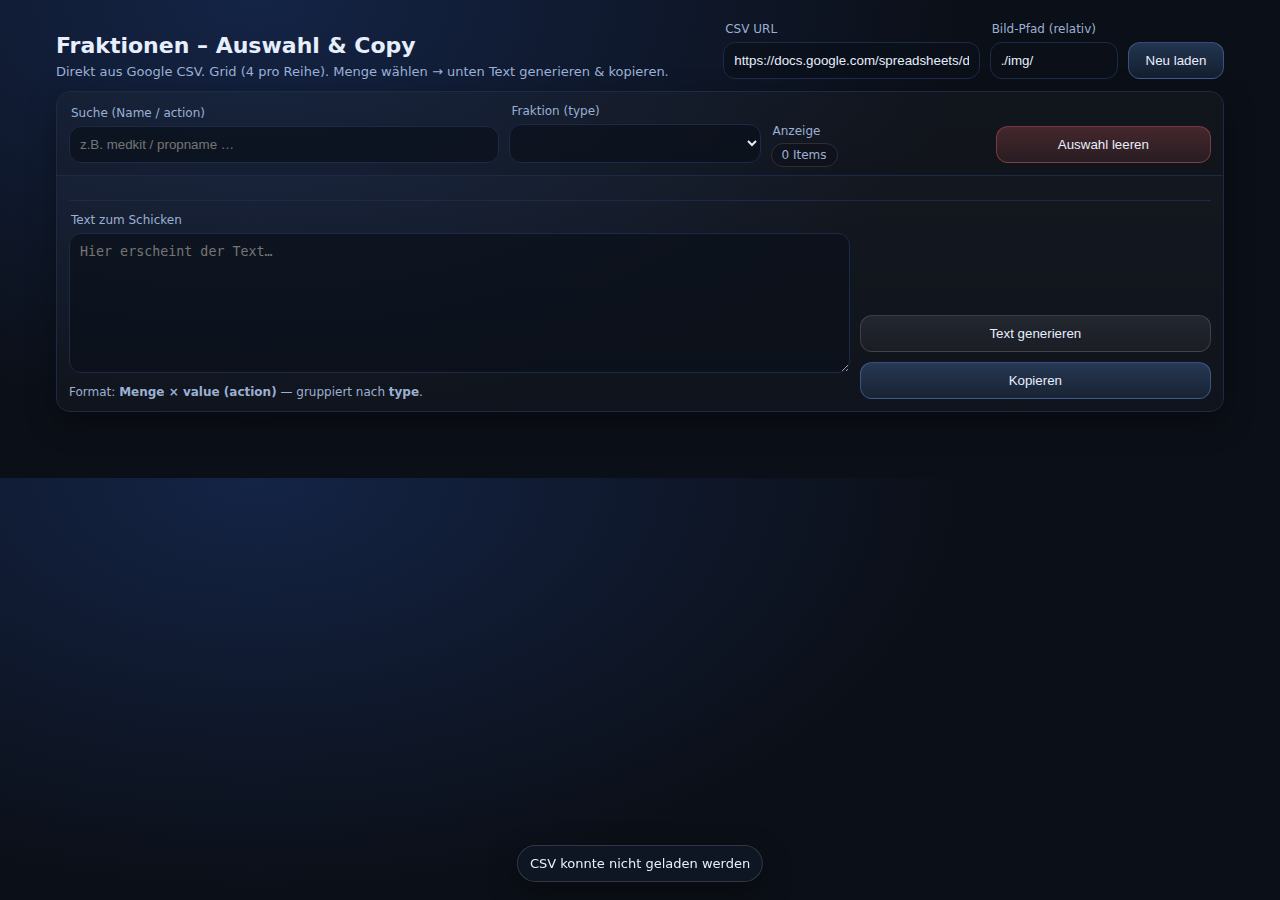
<file: smartEQ/index.html>
<!doctype html>
<html lang="de">
<head>
  <meta charset="utf-8" />
  <meta name="viewport" content="width=device-width,initial-scale=1" />
  <title>Fraktionen – Auswahl & Copy</title>
  <style>
    :root{
      --bg:#0b0f17; --panel:#0f1726; --panel2:#101b2f; --text:#e7eefc; --muted:#9bb0d3;
      --line:#1b2a46; --accent:#6aa6ff; --bad:#ff6a6a; --ok:#44d18a; --shadow:0 10px 30px rgba(0,0,0,.35);
      --r:14px;
    }
    *{box-sizing:border-box}
    body{
      margin:0; font-family: ui-sans-serif, system-ui, -apple-system, Segoe UI, Roboto, Arial;
      background: radial-gradient(1200px 700px at 20% 0%, #142446 0%, var(--bg) 60%);
      color:var(--text);
    }
    .wrap{max-width:1200px; margin:22px auto; padding:0 16px 44px;}
    header{display:flex; gap:12px; justify-content:space-between; align-items:flex-end; flex-wrap:wrap; margin-bottom:12px}
    h1{margin:0; font-size:22px}
    .sub{color:var(--muted); font-size:13px; margin-top:6px}
    .card{
      background: linear-gradient(180deg, rgba(255,255,255,.04), rgba(255,255,255,.02));
      border:1px solid var(--line);
      border-radius: var(--r);
      box-shadow: var(--shadow);
      overflow:hidden;
    }
    .hd{
      padding:12px; border-bottom:1px solid var(--line);
      display:flex; gap:10px; align-items:center; justify-content:space-between;
      background: rgba(0,0,0,.12);
      flex-wrap:wrap;
    }
    .bd{padding:12px}
    label{display:block; font-size:12px; color:var(--muted); margin:0 0 6px 2px}
    input, select, textarea, button{
      width:100%;
      background: rgba(10,15,26,.7);
      border:1px solid var(--line);
      color:var(--text);
      border-radius: 12px;
      padding:10px;
      outline:none;
    }
    button{
      cursor:pointer;
      background: linear-gradient(180deg, rgba(106,166,255,.25), rgba(106,166,255,.10));
      border:1px solid rgba(106,166,255,.35);
    }
    button:hover{filter:brightness(1.08)}
    .btn2{
      background: linear-gradient(180deg, rgba(255,255,255,.08), rgba(255,255,255,.04));
      border:1px solid rgba(255,255,255,.14);
    }
    .btnBad{
      background: linear-gradient(180deg, rgba(255,106,106,.22), rgba(255,106,106,.10));
      border:1px solid rgba(255,106,106,.35);
    }
    .pill{
      font-size:12px; color:var(--muted); padding:4px 10px; border-radius:999px;
      border:1px solid rgba(255,255,255,.12); background: rgba(0,0,0,.15);
      white-space:nowrap;
    }
    .row{display:flex; gap:10px; flex-wrap:wrap; align-items:flex-end}
    .row > *{flex:1}
    .hr{height:1px; background:var(--line); margin:12px 0}

    /* GRID 4 per row */
    .grid{
      display:grid;
      grid-template-columns: repeat(4, minmax(0, 1fr));
      gap:10px;
    }
    @media (max-width: 1050px){ .grid{grid-template-columns: repeat(3, 1fr);} }
    @media (max-width: 760px){ .grid{grid-template-columns: repeat(2, 1fr);} }
    @media (max-width: 420px){ .grid{grid-template-columns: 1fr;} }

    .tile{
      border:1px solid rgba(255,255,255,.10);
      background: rgba(0,0,0,.14);
      border-radius: 16px;
      overflow:hidden;
      display:flex;
      flex-direction:column;
      min-height: 220px;
    }
    .imgWrap{
      position:relative;
      aspect-ratio: 1.6 / 1;
      background: rgba(255,255,255,.06);
      border-bottom:1px solid rgba(255,255,255,.10);
    }
    .imgWrap img{
      width:100%; height:100%; object-fit:cover; display:block;
    }
    .imgFallback{
      position:absolute; inset:0;
      display:flex; align-items:center; justify-content:center;
      color:var(--muted); font-size:12px;
    }
    .tileBody{padding:10px; display:flex; flex-direction:column; gap:8px; flex:1}
    .name{font-weight:700; font-size:13px; line-height:1.2}
    .meta{display:flex; gap:6px; flex-wrap:wrap}
    .meta .pill{padding:3px 8px; font-size:11px}
    .qtyRow{display:flex; gap:8px; align-items:center; margin-top:auto}
    .qtyRow button{
      width:42px; height:42px; padding:0; border-radius: 12px;
      font-weight:900;
    }
    .qtyRow input{
      text-align:center;
      height:42px;
      padding:8px;
      font-weight:700;
    }

    textarea{min-height:140px; resize:vertical}

    .toast{
      position: fixed; left: 50%; bottom: 18px; transform: translateX(-50%);
      background: rgba(15,23,38,.92); border:1px solid rgba(255,255,255,.14);
      padding:10px 12px; border-radius: 999px; box-shadow: var(--shadow);
      color: var(--text); font-size: 13px; display:none;
    }
    .small{font-size:12px; color:var(--muted)}
  </style>
</head>
<body>
<div class="wrap">
  <header>
    <div>
      <h1>Fraktionen – Auswahl & Copy</h1>
      <div class="sub">
        Direkt aus Google CSV. Grid (4 pro Reihe). Menge wählen → unten Text generieren & kopieren.
      </div>
    </div>
    <div class="row" style="min-width:320px; max-width:720px;">
      <div style="flex:1.6">
        <label>CSV URL</label>
        <input id="csvUrl" />
      </div>
      <div style="flex:.8">
        <label>Bild-Pfad (relativ)</label>
        <input id="imgBase" />
      </div>
      <div style="flex:.6">
        <label>&nbsp;</label>
        <button id="btnReload">Neu laden</button>
      </div>
    </div>
  </header>

  <section class="card">
    <div class="hd">
      <div class="row" style="width:100%; align-items:flex-end">
        <div style="flex:1.2">
          <label>Suche (Name / action)</label>
          <input id="q" placeholder="z.B. medkit / propname …" />
        </div>
        <div style="flex:.7">
          <label>Fraktion (type)</label>
          <select id="typeFilter"></select>
        </div>
        <div style="flex:.6">
          <label>Anzeige</label>
          <span id="count" class="pill">0 Items</span>
        </div>
        <div style="flex:.6">
          <label>&nbsp;</label>
          <button id="btnClear" class="btnBad">Auswahl leeren</button>
        </div>
      </div>
    </div>
    <div class="bd">
      <div id="tiles" class="grid"></div>

      <div class="hr"></div>

      <div class="row">
        <div style="flex:1">
          <label>Text zum Schicken</label>
          <textarea id="out" placeholder="Hier erscheint der Text…"></textarea>
          <div class="small" style="margin-top:8px">
            Format: <b>Menge × value (action)</b> — gruppiert nach <b>type</b>.
          </div>
        </div>
        <div style="flex:.45; min-width:220px">
          <label>&nbsp;</label>
          <button id="btnBuild" class="btn2">Text generieren</button>
          <div style="height:10px"></div>
          <button id="btnCopy">Kopieren</button>
        </div>
      </div>
    </div>
  </section>
</div>

<div id="toast" class="toast"></div>

<script>
(() => {
  const CSV_URL =
    "https://docs.google.com/spreadsheets/d/e/2PACX-1vSLP0Ab-WF6MtroB5Y4uOIoLZZaQuSMhtcK0dKFh1Y-0dmrBsn0lLaJn77gbg5cL2M1viWMkZ_jod3U/pub?gid=1331990270&single=true&output=csv";

  const els = {
    csvUrl: document.getElementById("csvUrl"),
    imgBase: document.getElementById("imgBase"),
    btnReload: document.getElementById("btnReload"),
    q: document.getElementById("q"),
    typeFilter: document.getElementById("typeFilter"),
    count: document.getElementById("count"),
    tiles: document.getElementById("tiles"),
    btnBuild: document.getElementById("btnBuild"),
    out: document.getElementById("out"),
    btnCopy: document.getElementById("btnCopy"),
    btnClear: document.getElementById("btnClear"),
    toast: document.getElementById("toast"),
  };

  let items = [];                 // normalized items
  let qtyByAction = {};           // { actionLower: qty }
  let lastLoadedHash = "";

  const norm = (s) => (s ?? "").toString().trim();
  const toast = (msg) => {
    els.toast.textContent = msg;
    els.toast.style.display = "block";
    clearTimeout(toast._t);
    toast._t = setTimeout(() => els.toast.style.display = "none", 1700);
  };

  function escapeHtml(s){
    return (s ?? "").toString()
      .replaceAll("&","&amp;")
      .replaceAll("<","&lt;")
      .replaceAll(">","&gt;")
      .replaceAll('"',"&quot;")
      .replaceAll("'","&#039;");
  }
  function escapeAttr(s){ return escapeHtml(s).replaceAll("`","&#096;"); }

  // CSV parser
  function parseCSV(text) {
    const rows = [];
    let row = [];
    let cur = "";
    let inQuotes = false;

    for (let i = 0; i < text.length; i++) {
      const c = text[i], n = text[i+1];
      if (inQuotes) {
        if (c === '"' && n === '"') { cur += '"'; i++; }
        else if (c === '"') inQuotes = false;
        else cur += c;
      } else {
        if (c === '"') inQuotes = true;
        else if (c === ',') { row.push(cur); cur = ""; }
        else if (c === '\n') { row.push(cur); rows.push(row); row = []; cur = ""; }
        else if (c === '\r') {}
        else cur += c;
      }
    }
    row.push(cur);
    rows.push(row);
    while (rows.length && rows[rows.length-1].every(v => norm(v) === "")) rows.pop();
    return rows;
  }

  function rowsToObjects(rows) {
    if (!rows.length) return [];
    const header = rows[0].map(h => norm(h));
    const objs = [];
    for (let i = 1; i < rows.length; i++) {
      const r = rows[i];
      const o = {};
      for (let j = 0; j < header.length; j++) o[header[j]] = r[j] ?? "";
      objs.push(o);
    }
    return objs;
  }

  function normalizeItems(objs) {
    const out = [];
    for (const o of objs) {
      const value = norm(o.value);
      const action = norm(o.action);
      const type = norm(o.type) || "Unbekannt";
      let image = norm(o.image);

      // keep even without image
      if (!value && !action) continue;

      if (image && !image.toLowerCase().endsWith(".png")) image += ".png";

      out.push({
        type,
        value: value || action,
        action: action || value,
        image
      });
    }

    // de-dupe by action lower
    const seen = new Set();
    return out.filter(it => {
      const k = (it.action || "").toLowerCase();
      if (!k) return false;
      if (seen.has(k)) return false;
      seen.add(k);
      return true;
    });
  }

  function getTypes() {
    const set = new Set(items.map(i => i.type || "Unbekannt"));
    return ["Alle", ...Array.from(set).sort((a,b)=>a.localeCompare(b,'de'))];
  }

  function renderTypeFilter() {
    const types = getTypes();
    const cur = els.typeFilter.value || "Alle";
    els.typeFilter.innerHTML = types.map(t => `<option value="${escapeAttr(t)}">${escapeHtml(t)}</option>`).join("");
    els.typeFilter.value = types.includes(cur) ? cur : "Alle";
  }

  function getFilteredItems() {
    const q = norm(els.q.value).toLowerCase();
    const tf = els.typeFilter.value || "Alle";
    return items.filter(it => {
      const okType = (tf === "Alle") || (it.type === tf);
      const okQ = !q || it.value.toLowerCase().includes(q) || it.action.toLowerCase().includes(q);
      return okType && okQ;
    });
  }

  function getQty(action) {
    const k = (action || "").toLowerCase();
    return qtyByAction[k] || 0;
  }
  function setQty(action, qty) {
    const k = (action || "").toLowerCase();
    qtyByAction[k] = Math.max(0, Math.min(999, qty|0));
    save();
  }

  function renderTiles() {
    const list = getFilteredItems();
    els.count.textContent = `${list.length} Items`;
    const imgBase = norm(els.imgBase.value) || "./img/";

    els.tiles.innerHTML = list.map(it => {
      const q = getQty(it.action);
      const imgUrl = it.image ? `${imgBase}${it.image}` : "";
      const safeName = escapeHtml(it.value);
      const safeType = escapeHtml(it.type);
      const safeAction = escapeHtml(it.action);
      const tileId = escapeAttr(it.action);

      return `
        <div class="tile" data-action="${tileId}">
          <div class="imgWrap">
            ${it.image ? `<img src="${escapeAttr(imgUrl)}" alt="" onerror="this.style.display='none'; this.nextElementSibling.style.display='flex';">` : ""}
            <div class="imgFallback" style="display:${it.image ? "none" : "flex"}">kein Bild</div>
          </div>
          <div class="tileBody">
            <div class="name">${safeName}</div>
            <div class="meta">
              <span class="pill">${safeType}</span>
              <span class="pill">${safeAction}</span>
            </div>
            <div class="qtyRow">
              <button class="btnBad" data-dec="${tileId}" title="-1">−</button>
              <input data-qty="${tileId}" inputmode="numeric" value="${q}" />
              <button data-inc="${tileId}" title="+1">+</button>
            </div>
          </div>
        </div>
      `;
    }).join("") || `<div class="small">Keine Items gefunden.</div>`;

    // bind events
    els.tiles.querySelectorAll("[data-inc]").forEach(b => {
      b.addEventListener("click", () => {
        const a = b.getAttribute("data-inc");
        setQty(a, getQty(a) + 1);
        renderTiles();
      });
    });
    els.tiles.querySelectorAll("[data-dec]").forEach(b => {
      b.addEventListener("click", () => {
        const a = b.getAttribute("data-dec");
        setQty(a, Math.max(0, getQty(a) - 1));
        renderTiles();
      });
    });
    els.tiles.querySelectorAll("[data-qty]").forEach(inp => {
      inp.addEventListener("change", () => {
        const a = inp.getAttribute("data-qty");
        const n = parseInt(inp.value || "0", 10);
        setQty(a, isNaN(n) ? 0 : n);
        renderTiles();
      });
    });
  }

  function buildText() {
    const picked = items
      .map(it => ({...it, qty: getQty(it.action)}))
      .filter(it => it.qty > 0);

    if (!picked.length) {
      els.out.value = "";
      toast("Nichts ausgewählt");
      return;
    }

    // group by type
    picked.sort((a,b)=>a.type.localeCompare(b.type,'de') || a.value.localeCompare(b.value,'de'));

    const lines = [];
    let lastType = null;
    picked.forEach(it => {
      if (it.type !== lastType) {
        lines.push(`[${it.type}]`);
        lastType = it.type;
      }
      lines.push(`- ${it.qty} × ${it.value} (${it.action})`);
    });

    els.out.value = lines.join("\n") + "\n";
    toast("Text generiert");
  }

  async function copyOut() {
    const t = els.out.value || "";
    if (!t.trim()) { toast("Nichts zu kopieren"); return; }
    try { await navigator.clipboard.writeText(t); toast("Kopiert ✅"); }
    catch {
      els.out.focus(); els.out.select();
      document.execCommand("copy");
      toast("Kopiert ✅");
    }
  }

  function clearSelection() {
    qtyByAction = {};
    save();
    renderTiles();
    els.out.value = "";
    toast("Auswahl geleert");
  }

  function save() {
    localStorage.setItem("fraktionen_picker_v1", JSON.stringify({
      csvUrl: els.csvUrl.value,
      imgBase: els.imgBase.value,
      qtyByAction
    }));
  }

  function loadSaved() {
    const raw = localStorage.getItem("fraktionen_picker_v1");
    if (!raw) return false;
    try {
      const p = JSON.parse(raw);
      els.csvUrl.value = p.csvUrl || CSV_URL;
      els.imgBase.value = p.imgBase || "./img/";
      qtyByAction = p.qtyByAction || {};
      return true;
    } catch { return false; }
  }

  async function loadCSV() {
    const url = norm(els.csvUrl.value);
    toast("Lade CSV…");
    const res = await fetch(url, { method:"GET", mode:"cors", cache:"no-store" });
    if (!res.ok) throw new Error(`HTTP ${res.status}`);
    const text = await res.text();

    // simple hash: if unchanged, skip
    const hash = String(text.length) + ":" + text.slice(0,50) + ":" + text.slice(-50);
    if (hash === lastLoadedHash && items.length) { toast("CSV unverändert"); return; }
    lastLoadedHash = hash;

    const rows = parseCSV(text);
    const objs = rowsToObjects(rows);
    items = normalizeItems(objs);

    renderTypeFilter();
    renderTiles();
    toast(`Geladen: ${items.length} Items`);
  }

  // init
  const hadSaved = loadSaved();
  if (!hadSaved) {
    els.csvUrl.value = CSV_URL;
    els.imgBase.value = "./img/";
  }

  els.btnReload.addEventListener("click", async () => {
    try { await loadCSV(); }
    catch (e) { console.error(e); toast("CSV konnte nicht geladen werden"); }
  });
  els.q.addEventListener("input", renderTiles);
  els.typeFilter.addEventListener("change", renderTiles);
  els.btnBuild.addEventListener("click", buildText);
  els.btnCopy.addEventListener("click", copyOut);
  els.btnClear.addEventListener("click", clearSelection);

  // load directly
  loadCSV().catch(e => { console.error(e); toast("CSV konnte nicht geladen werden"); });
})();
</script>
</body>
</html>
</file>
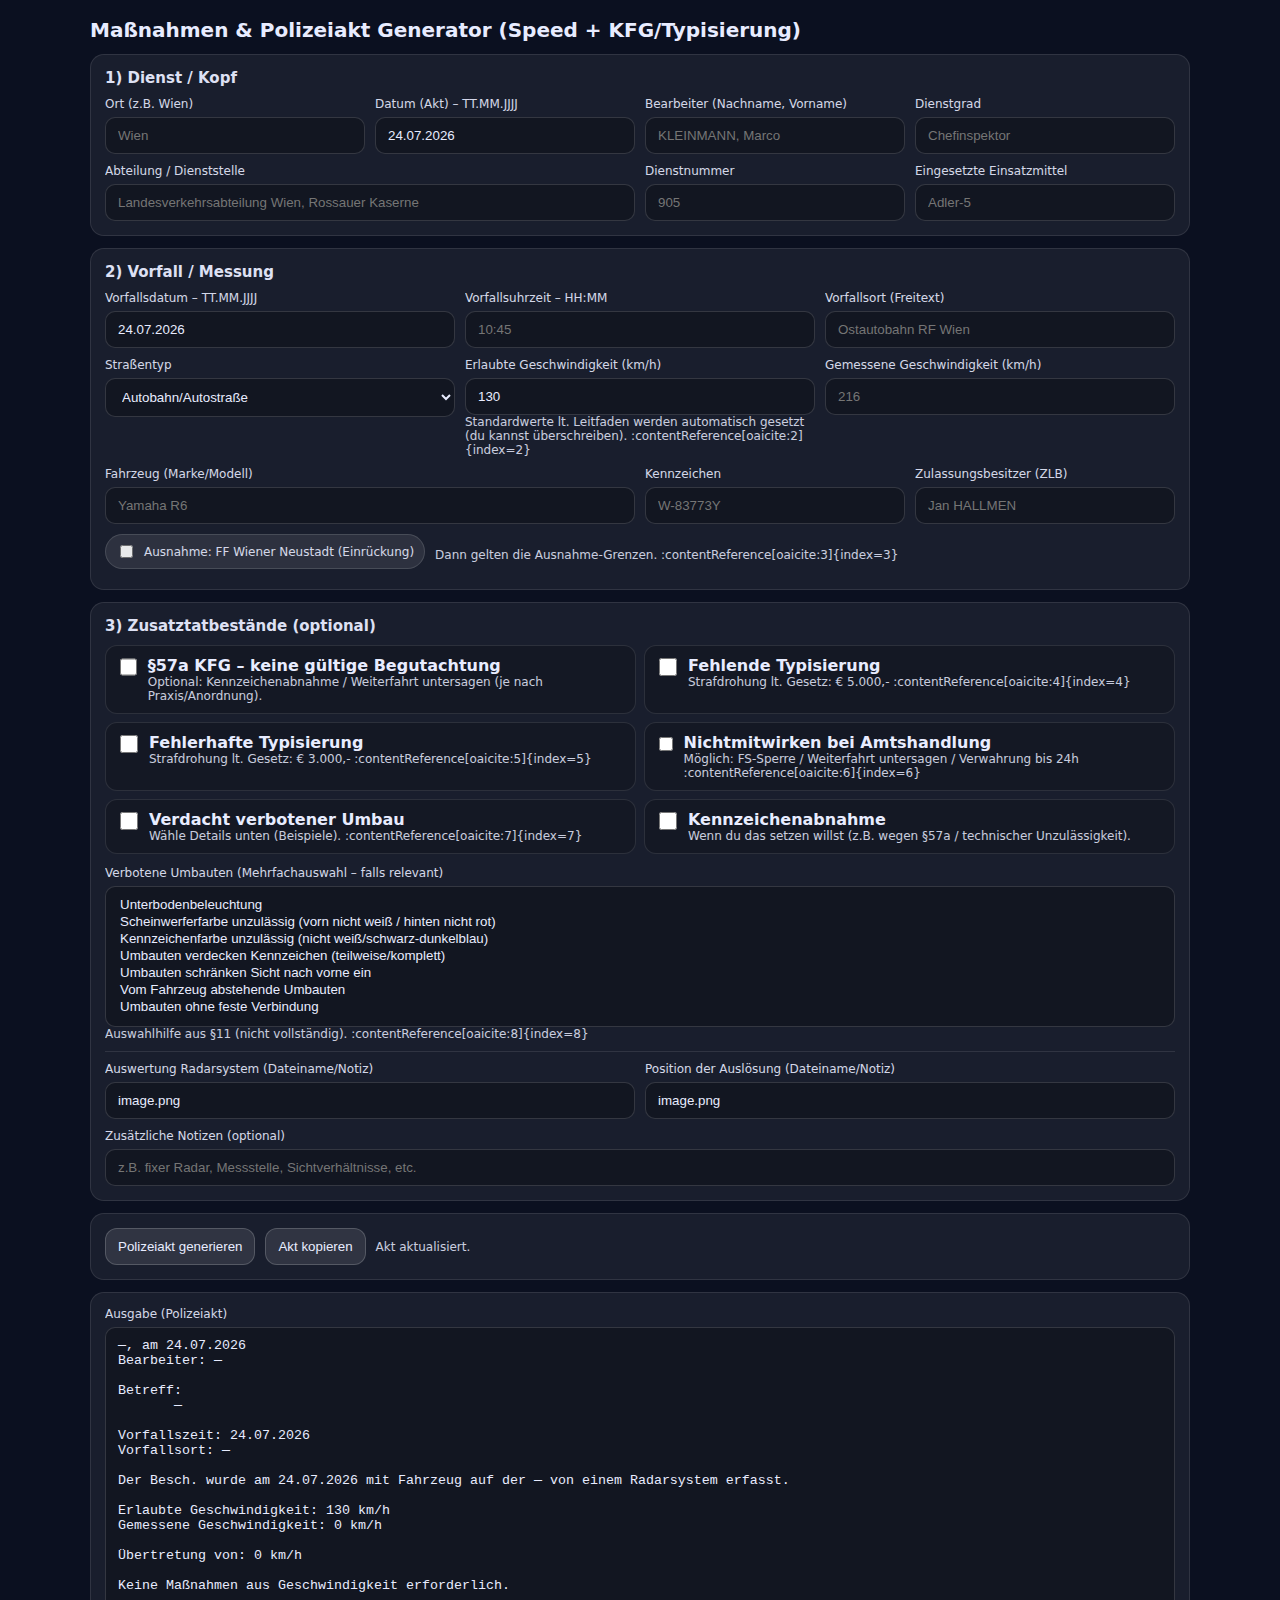
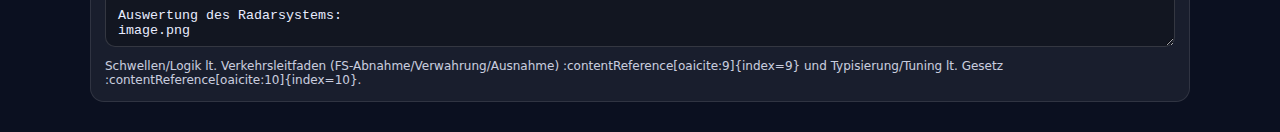
<file: lpd_wien/lva/index.html>
<!doctype html>
<html lang="de">
<head>
  <meta charset="utf-8" />
  <meta name="viewport" content="width=device-width, initial-scale=1" />
  <title>Verkehrsleitfaden – Maßnahmen & Akt Generator</title>
  <style>
    body { font-family: system-ui, -apple-system, Segoe UI, Roboto, Arial, sans-serif; margin:0; background:#0b1020; color:#e8ecff; }
    .wrap { max-width: 1100px; margin: 0 auto; padding: 18px; }
    h1 { font-size: 20px; margin: 0 0 12px; }
    h2 { font-size: 15px; margin: 0 0 10px; opacity: .95; }
    .card { background: rgba(255,255,255,0.06); border: 1px solid rgba(255,255,255,0.10); border-radius: 14px; padding: 14px; margin: 12px 0; }
    .grid { display:grid; grid-template-columns: repeat(12, 1fr); gap: 10px; }
    .col-12{ grid-column: span 12; } .col-6{ grid-column: span 6; } .col-4{ grid-column: span 4; } .col-3{ grid-column: span 3; } .col-2{ grid-column: span 2; }
    @media (max-width: 920px){
      .col-6,.col-4,.col-3,.col-2{ grid-column: span 12; }
    }
    label{ display:block; font-size: 12px; opacity:.9; margin-bottom: 6px; }
    input, select, textarea{
      width:100%; box-sizing:border-box; padding: 10px 12px;
      border-radius: 10px; border: 1px solid rgba(255,255,255,0.14);
      background: rgba(0,0,0,0.25); color:#e8ecff;
    }
    textarea{ min-height: 320px; resize: vertical; }
    .row{ display:flex; gap:10px; align-items:center; flex-wrap:wrap; }
    .btn{ cursor:pointer; border:1px solid rgba(255,255,255,0.18); background: rgba(255,255,255,0.10); color:#e8ecff; padding: 10px 12px; border-radius: 12px; }
    .btn:hover{ background: rgba(255,255,255,0.16); }
    .pill{ display:inline-flex; gap:8px; align-items:center; padding: 7px 10px; border-radius:999px; background: rgba(255,255,255,0.10); border:1px solid rgba(255,255,255,0.14); font-size: 12px; }
    .muted{ opacity:.8; font-size: 12px; }
    .small{ font-size:12px; opacity:.85; }
    .checkgrid{ display:grid; grid-template-columns: 1fr 1fr; gap: 8px; }
    @media (max-width: 920px){ .checkgrid{ grid-template-columns: 1fr; } }
    .check{ display:flex; gap:8px; align-items:flex-start; padding: 10px; border-radius: 12px; border: 1px solid rgba(255,255,255,0.10); background: rgba(0,0,0,0.18); }
    .check input{ width:18px; height:18px; margin-top:2px; }
    .sep{ height:1px; background: rgba(255,255,255,0.10); margin: 10px 0; }
    code{ font-family: ui-monospace, SFMono-Regular, Menlo, Consolas, monospace; }
  </style>
</head>
<body>
<div class="wrap">
  <h1>Maßnahmen & Polizeiakt Generator (Speed + KFG/Typisierung)</h1>

  <div class="card">
    <h2>1) Dienst / Kopf</h2>
    <div class="grid">
      <div class="col-3">
        <label>Ort (z.B. Wien)</label>
        <input id="headCity" placeholder="Wien" />
      </div>
      <div class="col-3">
        <label>Datum (Akt) – TT.MM.JJJJ</label>
        <input id="headDate" placeholder="16.04.2024" />
      </div>
      <div class="col-3">
        <label>Bearbeiter (Nachname, Vorname)</label>
        <input id="bearbeiterName" placeholder="KLEINMANN, Marco" />
      </div>
      <div class="col-3">
        <label>Dienstgrad</label>
        <input id="dienstgrad" placeholder="Chefinspektor" />
      </div>

      <div class="col-6">
        <label>Abteilung / Dienststelle</label>
        <input id="abteilung" placeholder="Landesverkehrsabteilung Wien, Rossauer Kaserne" />
      </div>
      <div class="col-3">
        <label>Dienstnummer</label>
        <input id="dienstnummer" placeholder="905" />
      </div>
      <div class="col-3">
        <label>Eingesetzte Einsatzmittel</label>
        <input id="einsatzmittel" placeholder="Adler-5" />
      </div>
    </div>
  </div>

  <div class="card">
    <h2>2) Vorfall / Messung</h2>
    <div class="grid">
      <div class="col-4">
        <label>Vorfallsdatum – TT.MM.JJJJ</label>
        <input id="vorfallDate" placeholder="16.04.2024" />
      </div>
      <div class="col-4">
        <label>Vorfallsuhrzeit – HH:MM</label>
        <input id="vorfallTime" placeholder="10:45" />
      </div>
      <div class="col-4">
        <label>Vorfallsort (Freitext)</label>
        <input id="vorfallOrt" placeholder="Ostautobahn RF Wien" />
      </div>

      <div class="col-4">
        <label>Straßentyp</label>
        <select id="streetType">
          <option value="ort">Ortsgebiet</option>
          <option value="land">Landes-/Bundesstraße</option>
          <option value="auto" selected>Autobahn/Autostraße</option>
        </select>
      </div>

      <div class="col-4">
        <label>Erlaubte Geschwindigkeit (km/h)</label>
        <input id="limit" type="number" min="0" step="1" />
        <div class="small muted">Standardwerte lt. Leitfaden werden automatisch gesetzt (du kannst überschreiben). :contentReference[oaicite:2]{index=2}</div>
      </div>

      <div class="col-4">
        <label>Gemessene Geschwindigkeit (km/h)</label>
        <input id="measured" type="number" min="0" step="1" placeholder="216" />
      </div>

      <div class="col-6">
        <label>Fahrzeug (Marke/Modell)</label>
        <input id="vehicle" placeholder="Yamaha R6" />
      </div>
      <div class="col-3">
        <label>Kennzeichen</label>
        <input id="plate" placeholder="W-83773Y" />
      </div>
      <div class="col-3">
        <label>Zulassungsbesitzer (ZLB)</label>
        <input id="zlb" placeholder="Jan HALLMEN" />
      </div>

      <div class="col-12">
        <div class="row">
          <label class="pill"><input id="ffwn" type="checkbox" style="width:auto;">Ausnahme: FF Wiener Neustadt (Einrückung)</label>
          <span class="muted small">Dann gelten die Ausnahme-Grenzen. :contentReference[oaicite:3]{index=3}</span>
        </div>
      </div>
    </div>
  </div>

  <div class="card">
    <h2>3) Zusatztatbestände (optional)</h2>
    <div class="checkgrid">
      <div class="check">
        <input type="checkbox" id="kfg57aMissing" />
        <div>
          <div><b>§57a KFG – keine gültige Begutachtung</b></div>
          <div class="small muted">Optional: Kennzeichenabnahme / Weiterfahrt untersagen (je nach Praxis/Anordnung).</div>
        </div>
      </div>

      <div class="check">
        <input type="checkbox" id="typMissing" />
        <div>
          <div><b>Fehlende Typisierung</b></div>
          <div class="small muted">Strafdrohung lt. Gesetz: € 5.000,- :contentReference[oaicite:4]{index=4}</div>
        </div>
      </div>

      <div class="check">
        <input type="checkbox" id="typWrong" />
        <div>
          <div><b>Fehlerhafte Typisierung</b></div>
          <div class="small muted">Strafdrohung lt. Gesetz: € 3.000,- :contentReference[oaicite:5]{index=5}</div>
        </div>
      </div>

      <div class="check">
        <input type="checkbox" id="noCoop" />
        <div>
          <div><b>Nichtmitwirken bei Amtshandlung</b></div>
          <div class="small muted">Möglich: FS-Sperre / Weiterfahrt untersagen / Verwahrung bis 24h :contentReference[oaicite:6]{index=6}</div>
        </div>
      </div>

      <div class="check">
        <input type="checkbox" id="tuningProhibited" />
        <div>
          <div><b>Verdacht verbotener Umbau</b></div>
          <div class="small muted">Wähle Details unten (Beispiele). :contentReference[oaicite:7]{index=7}</div>
        </div>
      </div>

      <div class="check">
        <input type="checkbox" id="plateRemoval" />
        <div>
          <div><b>Kennzeichenabnahme</b></div>
          <div class="small muted">Wenn du das setzen willst (z.B. wegen §57a / technischer Unzulässigkeit).</div>
        </div>
      </div>
    </div>

    <div style="margin-top:12px;">
      <label>Verbotene Umbauten (Mehrfachauswahl – falls relevant)</label>
      <select id="prohibitedList" multiple size="7">
        <option>Unterbodenbeleuchtung</option>
        <option>Scheinwerferfarbe unzulässig (vorn nicht weiß / hinten nicht rot)</option>
        <option>Kennzeichenfarbe unzulässig (nicht weiß/schwarz-dunkelblau)</option>
        <option>Umbauten verdecken Kennzeichen (teilweise/komplett)</option>
        <option>Umbauten schränken Sicht nach vorne ein</option>
        <option>Vom Fahrzeug abstehende Umbauten</option>
        <option>Umbauten ohne feste Verbindung</option>
      </select>
      <div class="small muted">Auswahlhilfe aus §11 (nicht vollständig). :contentReference[oaicite:8]{index=8}</div>
    </div>

    <div class="sep"></div>

    <div class="grid">
      <div class="col-6">
        <label>Auswertung Radarsystem (Dateiname/Notiz)</label>
        <input id="radarImg" placeholder="image.png" />
      </div>
      <div class="col-6">
        <label>Position der Auslösung (Dateiname/Notiz)</label>
        <input id="posImg" placeholder="image.png" />
      </div>
      <div class="col-12">
        <label>Zusätzliche Notizen (optional)</label>
        <input id="notes" placeholder="z.B. fixer Radar, Messstelle, Sichtverhältnisse, etc." />
      </div>
    </div>
  </div>

  <div class="card">
    <div class="row">
      <button class="btn" id="btnGenerate">Polizeiakt generieren</button>
      <button class="btn" id="btnCopy">Akt kopieren</button>
      <span id="status" class="small muted"></span>
    </div>
  </div>

  <div class="card">
    <label>Ausgabe (Polizeiakt)</label>
    <textarea id="output" placeholder="Hier erscheint der generierte Akt..."></textarea>
    <div class="small muted" style="margin-top:8px;">
      Schwellen/Logik lt. Verkehrsleitfaden (FS-Abnahme/Verwahrung/Ausnahme) :contentReference[oaicite:9]{index=9} und Typisierung/Tuning lt. Gesetz :contentReference[oaicite:10]{index=10}.
    </div>
  </div>
</div>

<script>
(() => {
  // Standard-Limits lt. Verkehrsleitfaden (Art. 1) :contentReference[oaicite:11]{index=11}
  const LIMITS = { ort: 80, land: 100, auto: 130 };

  // FS-Abnahme-Schwellen lt. Leitfaden (Art. 2.1) :contentReference[oaicite:12]{index=12}
  const FS_ABNAHME = { ort: 120, land: 150, auto: 180 };

  // Fahrzeugverwahrung-Schwellen lt. Leitfaden (Art. 2.2) :contentReference[oaicite:13]{index=13}
  const VERWAHRUNG = { ort: 140, land: 170, auto: 200 };

  // Ausnahme FF Wiener Neustadt (Art. 2.4) :contentReference[oaicite:14]{index=14}
  const FF_WN_MAX = { ort: 100, land: 130, auto: 200 };

  // Typisierung/Tuning Strafen (Tuning- und Typisierungsgesetz §12) :contentReference[oaicite:15]{index=15}
  const TYP_FINE = { missing: 5000, wrong: 3000 };

  const $ = (id) => document.getElementById(id);
  const num = (v) => {
    const n = Number(v);
    return Number.isFinite(n) ? n : null;
  };

  function fmtEuro(n){
    return "€ " + Number(n).toLocaleString("de-AT") + ",-";
  }

  function setDefaultLimit(){
    const t = $("streetType").value;
    if (!$("limit").dataset.touched) $("limit").value = LIMITS[t];
  }

  function onTouchLimit(){
    $("limit").dataset.touched = "1";
  }

  function streetLabel(t){
    return t === "ort" ? "Ortsgebiet" : (t === "land" ? "Landes-/Bundesstraße" : "Autobahn/Autostraße");
  }

  function buildSpeedMeasures(t, limit, measured, ffwn){
    const delta = measured - limit;
    const fsThr = FS_ABNAHME[t];
    const towThr = VERWAHRUNG[t];

    const ffMax = FF_WN_MAX[t];
    const ffWithin = ffwn && measured <= ffMax;

    const measures = {
      delta,
      osV: false,
      fs: { needed:false, hours:0, text:"" },
      tow: { needed:false, hours:0, text:"" },
      notes: []
    };

    if (ffWithin){
      measures.notes.push("Ausnahme FF Wiener Neustadt (Einrückung): Geschwindigkeit im Ausnahmebereich – Maßnahmen aus Geschwindigkeit sind als Einzelfall zu würdigen.");
      return measures;
    }

    if (delta <= 0){
      measures.notes.push("Keine Geschwindigkeitsübertretung.");
      return measures;
    }

    measures.osV = true;

    // Leitfaden: FS-Abnahme 24h, Verwahrung 24h (Grundfall) :contentReference[oaicite:16]{index=16}
    if (measured >= towThr){
      measures.fs = { needed:true, hours:24, text:"Führerschein für 24 Stunden zu entziehen (abzunehmen) und zu sperren." };
      measures.tow = { needed:true, hours:24, text:"Fahrzeug für 24 Stunden sicherzustellen/zu verwahren (Verwahrung)." };
      measures.notes.push(`Schwellen erreicht: FS-Abnahme ab ${fsThr} km/h, Verwahrung ab ${towThr} km/h (Straßentyp: ${streetLabel(t)}).`);
      return measures;
    }

    if (measured >= fsThr){
      measures.fs = { needed:true, hours:24, text:"Führerschein für 24 Stunden zu entziehen (abzunehmen) und zu sperren." };
      measures.notes.push(`Schwelle erreicht: FS-Abnahme ab ${fsThr} km/h (Straßentyp: ${streetLabel(t)}).`);
      measures.notes.push("Hinweis Leitfaden: erneute Anhaltung innerhalb 24h → 72h; innerhalb 72h erneut → 1 Woche (jeweils OSV erneut).");
      return measures;
    }

    measures.notes.push("Übertretung unterhalb der FS-Abnahme-/Verwahrungsschwellen → OSV/Anzeige je nach Vorgabe.");
    return measures;
  }

  function buildSubjectLines(speedMeasures){
    const lines = [];

    // §20 StVO immer wenn delta>0
    if (speedMeasures.delta > 0){
      // " >60 km/h" style
      const more60 = speedMeasures.delta > 60;
      lines.push(`§20 Geschwindigkeitsübertretung${more60 ? " >60 km/h" : ""}`);
    }

    if ($("kfg57aMissing").checked) lines.push("§ 57a KFG - Wiederkehrende Begutachtung");
    if ($("typMissing").checked) lines.push("Keine Typisierung");
    if ($("typWrong").checked) lines.push("Fehlerhafte Typisierung");
    if ($("tuningProhibited").checked) lines.push("Verdacht verbotener Umbau");
    if ($("noCoop").checked) lines.push("Nichtmitwirken bei Amtshandlung");

    return lines;
  }

  function buildTechBlock(){
    const lines = [];
    const kfg = $("kfg57aMissing").checked;
    const plateRemoval = $("plateRemoval").checked;

    if (kfg){
      lines.push("Des Weiteren liegt zum Tatzeitpunkt keine gültige §57a-Überprüfung vor.");
      if (plateRemoval){
        lines.push("Infolgedessen sind die Kennzeichen des oben genannten Fahrzeugs abzunehmen (Kennzeichenabnahme) und die Weiterfahrt erforderlichenfalls zu untersagen.");
      } else {
        lines.push("Hinweis: je nach Praxis/Anordnung sind Maßnahmen (z.B. Weiterfahrt untersagen / Kennzeichenabnahme) zu prüfen.");
      }
    }

    const typMissing = $("typMissing").checked;
    const typWrong = $("typWrong").checked;
    const tunProh = $("tuningProhibited").checked;
    const noCoop = $("noCoop").checked;

    if (typWrong){
      lines.push(`Fehlerhafte Typisierung: Es ist eine Geldstrafe in Höhe von ${fmtEuro(TYP_FINE.wrong)} vorgesehen.`);
    }
    if (typMissing){
      lines.push(`Fehlende Typisierung: Es ist eine Geldstrafe in Höhe von ${fmtEuro(TYP_FINE.missing)} vorgesehen.`);
    }
    if (tunProh){
      const selected = Array.from($("prohibitedList").selectedOptions).map(o => o.value);
      if (selected.length){
        lines.push("Verdacht verbotener Umbau(e): " + selected.join("; ") + ".");
      } else {
        lines.push("Verdacht verbotener Umbau(e): (keine Details angeführt).");
      }
    }
    if (noCoop){
      lines.push("Aufgrund des Nichtmitwirkens bei der Amtshandlung sind Maßnahmen lt. Gesetz (FS-Sperre, Weiterfahrt untersagen, Verwahrung bis 24h) zu prüfen.");
    }

    if ($("plateRemoval").checked && !kfg){
      lines.push("Kennzeichenabnahme wurde angeordnet (Begründung siehe Sachverhalt/Notizen).");
    }

    return lines;
  }

  function generate(){
    // Kopf
    const headCity = ($("headCity").value || "").trim();
    const headDate = ($("headDate").value || "").trim();
    const bearbeiterName = ($("bearbeiterName").value || "").trim();
    const dienstgrad = ($("dienstgrad").value || "").trim();
    const abteilung = ($("abteilung").value || "").trim();
    const dienstnummer = ($("dienstnummer").value || "").trim();
    const einsatzmittel = ($("einsatzmittel").value || "").trim();

    // Vorfall
    const vorfallDate = ($("vorfallDate").value || "").trim();
    const vorfallTime = ($("vorfallTime").value || "").trim();
    const vorfallOrt = ($("vorfallOrt").value || "").trim();

    const t = $("streetType").value;
    const limit = num($("limit").value);
    const measured = num($("measured").value);
    const ffwn = $("ffwn").checked;

    const vehicle = ($("vehicle").value || "").trim();
    const plate = ($("plate").value || "").trim();
    const zlb = ($("zlb").value || "").trim();

    const radarImg = ($("radarImg").value || "").trim();
    const posImg = ($("posImg").value || "").trim();
    const notes = ($("notes").value || "").trim();

    if (limit === null || measured === null){
      $("output").value = "Bitte erlaubte und gemessene Geschwindigkeit als Zahl eingeben.";
      return;
    }

    const speed = buildSpeedMeasures(t, limit, measured, ffwn);
    const subj = buildSubjectLines(speed);

    // Maßnahmen-Text (klar: X Stunden)
    let measureLines = [];
    if (speed.delta > 0 && !($("ffwn").checked && measured <= FF_WN_MAX[t])){
      if (speed.fs.needed){
        measureLines.push(`Dem Beschuldigten ist aufgrund des Geschwindigkeitsüberschreitens der Führerschein für ${speed.fs.hours} Stunden zu entziehen (abzunehmen) und zu sperren.`);
      }
      if (speed.tow.needed){
        measureLines.push(`Außerdem wird das oben genannte Fahrzeug für ${speed.tow.hours} Stunden sichergestellt und verwahrt.`);
        // In deinem Beispiel: Auslösesumme 5000 – das ist nicht immer fix; daher als Feld/optional weggelassen.
      }
      if (!speed.fs.needed && !speed.tow.needed){
        measureLines.push("Aufgrund der Geschwindigkeitsübertretung ist eine Organstrafverfügung (OSV) auszustellen bzw. Anzeige zu erstatten (keine FS-Abnahme/Verwahrung aus Geschwindigkeit).");
      }
    } else if (speed.delta <= 0){
      measureLines.push("Keine Maßnahmen aus Geschwindigkeit erforderlich.");
    } else {
      measureLines.push("Maßnahmen aus Geschwindigkeit sind aufgrund der Ausnahme (FF Wiener Neustadt) als Einzelfall zu würdigen.");
    }

    // Technik/Typisierung Block
    const techLines = buildTechBlock();

    // Akt bauen (ähnlich Beispiel)
    const out = [];
    if (headCity || headDate){
      out.push(`${headCity || "—"}, am ${headDate || "—"}`);
    } else {
      out.push("—");
    }

    const bearb = [bearbeiterName, dienstgrad].filter(Boolean).join(", ");
    out.push(`Bearbeiter: ${bearb || "—"}${dienstnummer ? " (Dienstnummer: " + dienstnummer + ")" : ""}`);

    if (abteilung) out.push(abteilung);
    if (einsatzmittel) out.push(`Eingesetzte Einsatzmittel: ${einsatzmittel}`);
    out.push("");

    out.push("Betreff:");
    if (subj.length){
      subj.forEach((s, i) => {
        // optisch eingerückt wie im Beispiel
        out.push((i === 0 ? "       " : "                   ") + s);
      });
    } else {
      out.push("       —");
    }
    out.push("");

    out.push(`Vorfallszeit: ${vorfallDate || "—"}`);
    out.push(`Vorfallsort: ${vorfallOrt || "—"}`);
    out.push("");

    // Sachverhalt
    const whenStr = `${vorfallDate || "—"}${vorfallTime ? " um ca " + vorfallTime + " Uhr" : ""}`;
    const vehStr = `${vehicle || "Fahrzeug"}${plate ? ", Amtl. Kennz. " + plate : ""}${zlb ? " (ZLB: " + zlb + ")" : ""}`;

    out.push(`Der Besch. wurde am ${whenStr} mit ${vehStr} auf der ${vorfallOrt || "—"} von einem Radarsystem erfasst.`);
    out.push("");
    out.push(`Erlaubte Geschwindigkeit: ${limit} km/h`);
    out.push(`Gemessene Geschwindigkeit: ${measured} km/h`);
    out.push("");
    out.push(`Übertretung von: ${Math.max(0, speed.delta)} km/h`);
    out.push("");

    // Maßnahmenblock
    measureLines.forEach(l => out.push(l));
    if (techLines.length){
      out.push("");
      techLines.forEach(l => out.push(l));
    }

    if (notes){
      out.push("");
      out.push("Notizen:");
      out.push(notes);
    }

    out.push("");
    out.push("Auswertung des Radarsystems:");
    out.push(radarImg || "—");
    out.push("");
    out.push("Genaue Position der Auslösung des Radarsystems:");
    out.push(posImg || "—");
    out.push("");
    out.push("Gezeichnet,");
    out.push(`${dienstgrad ? dienstgrad + " " : ""}${bearbeiterName || "—"}`);

    $("output").value = out.join("\n");
    $("status").textContent = "Akt aktualisiert.";
    setTimeout(() => $("status").textContent = "", 1200);
  }

  async function copyOut(){
    const text = $("output").value || "";
    if (!text.trim()){
      $("status").textContent = "Nichts zum Kopieren.";
      return;
    }
    try{
      await navigator.clipboard.writeText(text);
      $("status").textContent = "Kopiert ✅";
      setTimeout(()=> $("status").textContent = "", 1200);
    }catch(e){
      $("status").textContent = "Kopieren nicht erlaubt – bitte manuell markieren & kopieren.";
    }
  }

  // Events
  $("streetType").addEventListener("change", () => { setDefaultLimit(); generate(); });
  $("limit").addEventListener("input", () => { onTouchLimit(); generate(); });
  $("measured").addEventListener("input", generate);
  $("ffwn").addEventListener("change", generate);

  [
    "headCity","headDate","bearbeiterName","dienstgrad","abteilung","dienstnummer","einsatzmittel",
    "vorfallDate","vorfallTime","vorfallOrt","vehicle","plate","zlb","radarImg","posImg","notes",
    "kfg57aMissing","typMissing","typWrong","noCoop","tuningProhibited","plateRemoval","prohibitedList"
  ].forEach(id => {
    const el = $(id);
    if (!el) return;
    el.addEventListener("input", generate);
    el.addEventListener("change", generate);
  });

  $("btnGenerate").addEventListener("click", generate);
  $("btnCopy").addEventListener("click", copyOut);

  // Init
  setDefaultLimit();
  // Prefill mit heutiger Systemzeit (optional)
  // Du kannst es auch leer lassen – ich setze nur wenn leer:
  const d = new Date();
  const pad2 = (n) => String(n).padStart(2,"0");
  const today = `${pad2(d.getDate())}.${pad2(d.getMonth()+1)}.${d.getFullYear()}`;
  if (!$("headDate").value) $("headDate").value = today;
  if (!$("vorfallDate").value) $("vorfallDate").value = today;
  if (!$("radarImg").value) $("radarImg").value = "image.png";
  if (!$("posImg").value) $("posImg").value = "image.png";

  generate();
})();
</script>
</body>
</html>
</file>
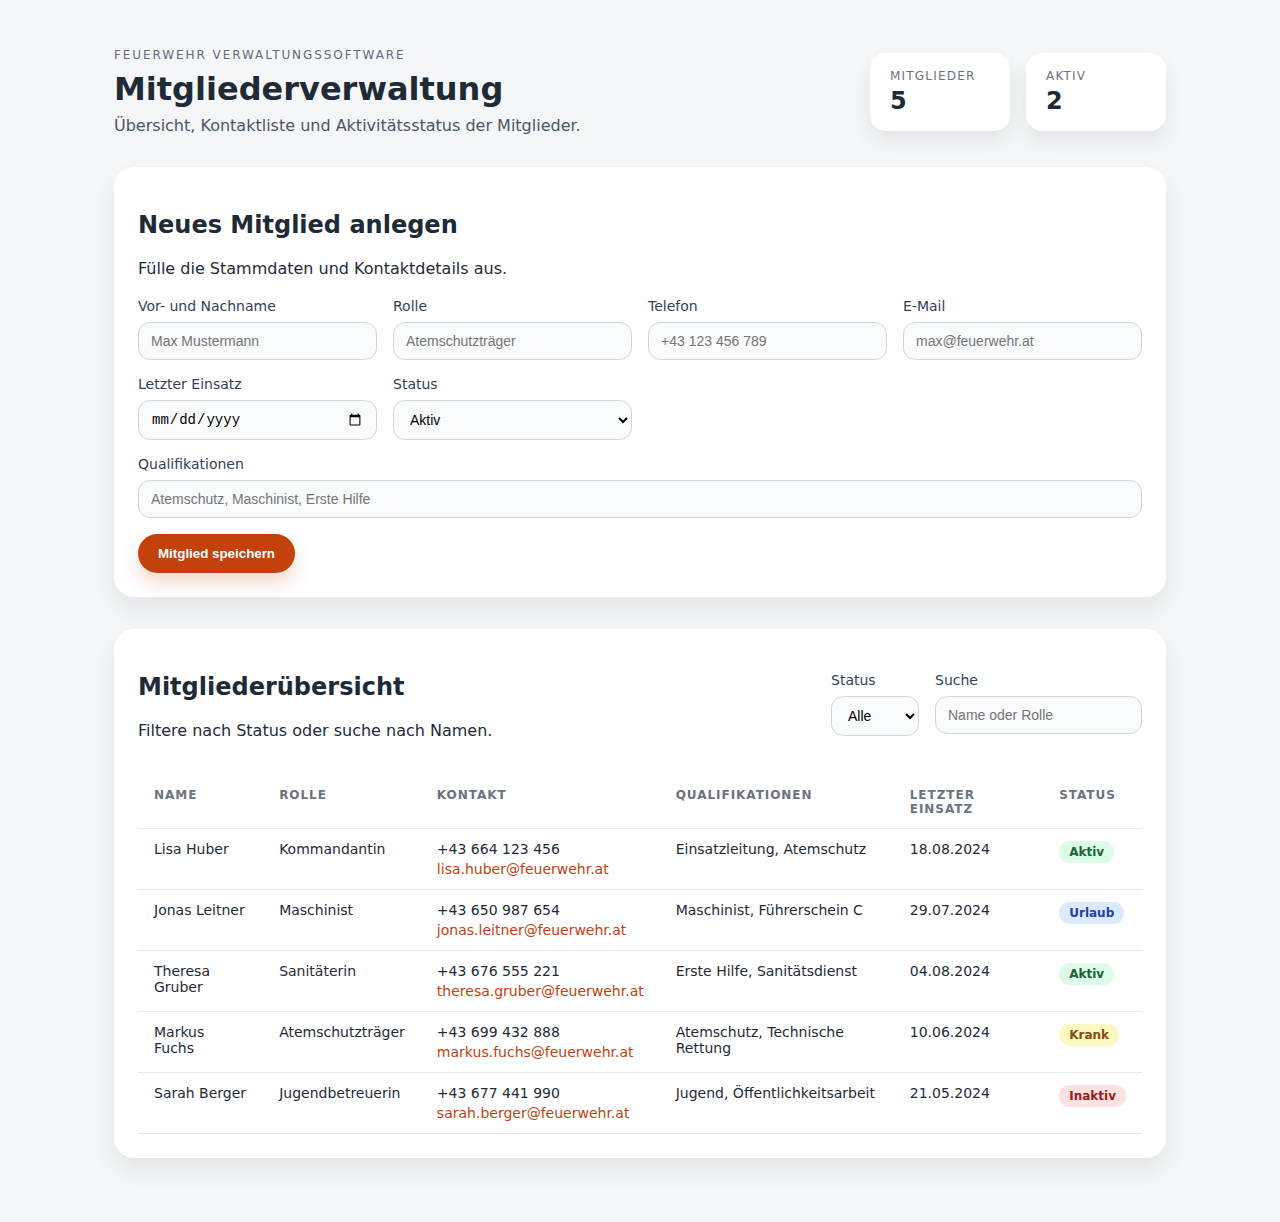
<file: members.html>
<!doctype html>
<html lang="de">
  <head>
    <meta charset="utf-8" />
    <meta name="viewport" content="width=device-width, initial-scale=1" />
    <title>Mitgliederverwaltung</title>
    <link rel="stylesheet" href="members.css" />
  </head>
  <body>
    <main class="page">
      <header class="page__header">
        <div>
          <p class="eyebrow">Feuerwehr Verwaltungssoftware</p>
          <h1>Mitgliederverwaltung</h1>
          <p class="subtitle">
            Übersicht, Kontaktliste und Aktivitätsstatus der Mitglieder.
          </p>
        </div>
        <div class="header__stats">
          <div class="stat">
            <span class="stat__label">Mitglieder</span>
            <span id="memberCount" class="stat__value">0</span>
          </div>
          <div class="stat">
            <span class="stat__label">Aktiv</span>
            <span id="activeCount" class="stat__value">0</span>
          </div>
        </div>
      </header>

      <section class="card">
        <div class="card__header">
          <h2>Neues Mitglied anlegen</h2>
          <p>Fülle die Stammdaten und Kontaktdetails aus.</p>
        </div>
        <form id="memberForm" class="form">
          <div class="form__grid">
            <label>
              Vor- und Nachname
              <input name="name" type="text" placeholder="Max Mustermann" required />
            </label>
            <label>
              Rolle
              <input name="role" type="text" placeholder="Atemschutzträger" required />
            </label>
            <label>
              Telefon
              <input name="phone" type="tel" placeholder="+43 123 456 789" required />
            </label>
            <label>
              E-Mail
              <input name="email" type="email" placeholder="max@feuerwehr.at" required />
            </label>
            <label>
              Letzter Einsatz
              <input name="lastDeployment" type="date" required />
            </label>
            <label>
              Status
              <select name="status" required>
                <option value="aktiv">Aktiv</option>
                <option value="inaktiv">Inaktiv</option>
                <option value="krank">Krank</option>
                <option value="urlaub">Urlaub</option>
              </select>
            </label>
            <label class="form__span">
              Qualifikationen
              <input
                name="skills"
                type="text"
                placeholder="Atemschutz, Maschinist, Erste Hilfe"
              />
            </label>
          </div>
          <button type="submit" class="button">Mitglied speichern</button>
        </form>
      </section>

      <section class="card">
        <div class="card__header card__header--inline">
          <div>
            <h2>Mitgliederübersicht</h2>
            <p>Filtere nach Status oder suche nach Namen.</p>
          </div>
          <div class="filters">
            <label>
              Status
              <select id="statusFilter">
                <option value="alle">Alle</option>
                <option value="aktiv">Aktiv</option>
                <option value="inaktiv">Inaktiv</option>
                <option value="krank">Krank</option>
                <option value="urlaub">Urlaub</option>
              </select>
            </label>
            <label>
              Suche
              <input id="searchInput" type="search" placeholder="Name oder Rolle" />
            </label>
          </div>
        </div>
        <div class="table-wrapper">
          <table>
            <thead>
              <tr>
                <th>Name</th>
                <th>Rolle</th>
                <th>Kontakt</th>
                <th>Qualifikationen</th>
                <th>Letzter Einsatz</th>
                <th>Status</th>
              </tr>
            </thead>
            <tbody id="memberTable"></tbody>
          </table>
        </div>
      </section>
    </main>

    <script src="members.js"></script>
  </body>
</html>
</file>
<file: members.css>
:root {
  color-scheme: light;
  font-family: "Inter", "Segoe UI", system-ui, sans-serif;
  background: #f5f6f8;
  color: #1f2a37;
}

* {
  box-sizing: border-box;
}

body {
  margin: 0;
  padding: 0;
  background: inherit;
}

.page {
  max-width: 1100px;
  margin: 0 auto;
  padding: 48px 24px 64px;
  display: flex;
  flex-direction: column;
  gap: 32px;
}

.page__header {
  display: flex;
  flex-wrap: wrap;
  justify-content: space-between;
  gap: 24px;
  align-items: center;
}

.eyebrow {
  text-transform: uppercase;
  font-size: 12px;
  letter-spacing: 0.16em;
  color: #5f6c7b;
  margin: 0 0 8px;
}

h1 {
  font-size: 32px;
  margin: 0 0 8px;
}

.subtitle {
  margin: 0;
  color: #4b5563;
}

.header__stats {
  display: flex;
  gap: 16px;
}

.stat {
  background: #ffffff;
  border-radius: 16px;
  padding: 16px 20px;
  box-shadow: 0 10px 20px rgba(15, 23, 42, 0.08);
  min-width: 140px;
}

.stat__label {
  display: block;
  font-size: 12px;
  text-transform: uppercase;
  letter-spacing: 0.1em;
  color: #6b7280;
}

.stat__value {
  font-size: 24px;
  font-weight: 600;
  margin-top: 4px;
  display: inline-block;
}

.card {
  background: #ffffff;
  border-radius: 20px;
  padding: 24px;
  box-shadow: 0 12px 24px rgba(15, 23, 42, 0.08);
}

.card__header {
  margin-bottom: 20px;
}

.card__header--inline {
  display: flex;
  justify-content: space-between;
  gap: 24px;
  flex-wrap: wrap;
  align-items: center;
}

.form {
  display: flex;
  flex-direction: column;
  gap: 16px;
}

.form__grid {
  display: grid;
  grid-template-columns: repeat(auto-fit, minmax(220px, 1fr));
  gap: 16px;
}

.form__span {
  grid-column: 1 / -1;
}

label {
  display: flex;
  flex-direction: column;
  gap: 8px;
  font-size: 14px;
  color: #334155;
}

input,
select {
  padding: 10px 12px;
  border-radius: 12px;
  border: 1px solid #d1d5db;
  font-size: 14px;
  background: #f9fafb;
}

input:focus,
select:focus {
  outline: 2px solid #c2410c;
  border-color: #c2410c;
}

.button {
  align-self: flex-start;
  padding: 12px 20px;
  border-radius: 999px;
  border: none;
  background: #c2410c;
  color: #fff;
  font-weight: 600;
  cursor: pointer;
  box-shadow: 0 10px 18px rgba(194, 65, 12, 0.2);
}

.filters {
  display: flex;
  gap: 16px;
  flex-wrap: wrap;
}

.table-wrapper {
  overflow-x: auto;
}

.table-wrapper table {
  width: 100%;
  border-collapse: collapse;
  min-width: 720px;
}

th,
td {
  text-align: left;
  padding: 12px 16px;
  border-bottom: 1px solid #e5e7eb;
  font-size: 14px;
  vertical-align: top;
}

th {
  color: #6b7280;
  font-weight: 600;
  text-transform: uppercase;
  letter-spacing: 0.08em;
  font-size: 12px;
}

.badge {
  display: inline-flex;
  align-items: center;
  gap: 6px;
  padding: 4px 10px;
  border-radius: 999px;
  font-size: 12px;
  font-weight: 600;
}

.badge--aktiv {
  background: #dcfce7;
  color: #166534;
}

.badge--inaktiv {
  background: #fee2e2;
  color: #991b1b;
}

.badge--krank {
  background: #fef9c3;
  color: #854d0e;
}

.badge--urlaub {
  background: #dbeafe;
  color: #1e40af;
}

.contact {
  display: flex;
  flex-direction: column;
  gap: 4px;
}

.contact a {
  color: #c2410c;
  text-decoration: none;
}

@media (max-width: 720px) {
  .page {
    padding: 32px 16px 48px;
  }

  .header__stats {
    width: 100%;
  }

  .stat {
    flex: 1;
  }
}
</file>
